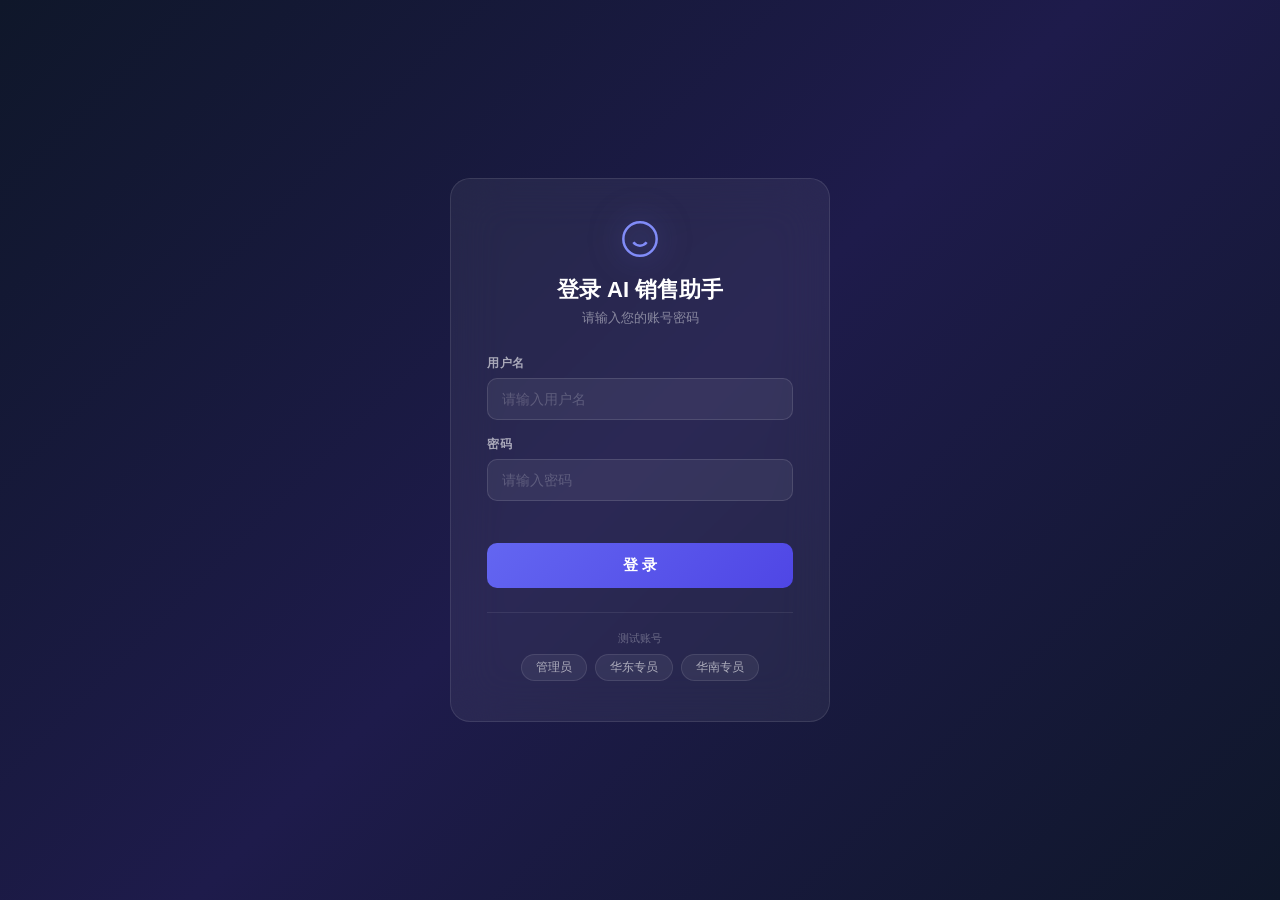
<file: frontend/index.html>
<!DOCTYPE html>
<html lang="zh-CN">
<head>
    <meta charset="UTF-8">
    <meta name="viewport" content="width=device-width, initial-scale=1.0">
    <title>AI 智能助手 · Sales Chat</title>
    <link rel="stylesheet" href="css/style.css">
</head>
<body>
    <!-- ========== 登录遮罩层 ========== -->
    <div class="login-overlay" id="loginOverlay">
        <div class="login-card">
            <div class="login-logo">
                <svg width="40" height="40" viewBox="0 0 24 24" fill="none" stroke="currentColor" stroke-width="1.5">
                    <circle cx="12" cy="12" r="10"/>
                    <path d="M8 14s1.5 2 4 2 4-2 4-2"/>
                    <line x1="9" y1="9" x2="9.01" y2="9"/>
                    <line x1="15" y1="9" x2="15.01" y2="9"/>
                </svg>
            </div>
            <h2>登录 AI 销售助手</h2>
            <p class="login-subtitle">请输入您的账号密码</p>
            <form class="login-form" onsubmit="handleLogin(event)">
                <div class="login-field">
                    <label>用户名</label>
                    <input type="text" id="loginUsername" placeholder="请输入用户名" required autocomplete="username">
                </div>
                <div class="login-field">
                    <label>密码</label>
                    <input type="password" id="loginPassword" placeholder="请输入密码" required autocomplete="current-password">
                </div>
                <p class="login-error" id="loginError"></p>
                <button type="submit" class="login-btn" id="loginBtn">登 录</button>
            </form>
            <div class="login-hint">
                <p>测试账号</p>
                <div class="login-accounts">
                    <span onclick="fillLogin('admin','admin123')">管理员</span>
                    <span onclick="fillLogin('east','east123')">华东专员</span>
                    <span onclick="fillLogin('south','south123')">华南专员</span>
                </div>
            </div>
        </div>
    </div>

    <div class="app-container">
        <!-- 侧边栏 -->
        <aside class="sidebar">
            <div class="sidebar-header">
                <div class="logo">
                    <svg width="28" height="28" viewBox="0 0 24 24" fill="none" stroke="currentColor" stroke-width="2">
                        <path d="M12 2L2 7l10 5 10-5-10-5z"/>
                        <path d="M2 17l10 5 10-5"/>
                        <path d="M2 12l10 5 10-5"/>
                    </svg>
                    <span>AI 助手</span>
                </div>
            </div>
            <button class="new-chat-btn" onclick="newChat()">
                <svg width="16" height="16" viewBox="0 0 24 24" fill="none" stroke="currentColor" stroke-width="2">
                    <line x1="12" y1="5" x2="12" y2="19"/>
                    <line x1="5" y1="12" x2="19" y2="12"/>
                </svg>
                新对话
            </button>

            <!-- 对话历史列表 -->
            <nav class="history-list" id="historyList">
                <p class="history-hint">暂无对话记录</p>
            </nav>

            <div class="sidebar-footer">
                <div class="user-info" id="userInfo">
                    <span class="user-avatar" id="userAvatar"></span>
                    <span class="user-name" id="userName"></span>
                </div>
                <button class="logout-btn" onclick="logout()" title="退出登录">
                    <svg width="14" height="14" viewBox="0 0 24 24" fill="none" stroke="currentColor" stroke-width="2">
                        <path d="M9 21H5a2 2 0 0 1-2-2V5a2 2 0 0 1 2-2h4"/>
                        <polyline points="16 17 21 12 16 7"/>
                        <line x1="21" y1="12" x2="9" y2="12"/>
                    </svg>
                </button>
            </div>
        </aside>

        <!-- 主聊天区域 -->
        <main class="chat-main">
            <!-- 顶部状态栏 -->
            <header class="chat-header">
                <h1>💬 AI 智能助手</h1>
                <span class="model-badge">Qwen-Plus</span>
            </header>

            <!-- 消息列表 -->
            <div class="chat-messages" id="chatMessages">
                <!-- 欢迎消息 -->
                <div class="welcome-card">
                    <div class="welcome-icon">
                        <svg width="48" height="48" viewBox="0 0 24 24" fill="none" stroke="currentColor" stroke-width="1.5">
                            <circle cx="12" cy="12" r="10"/>
                            <path d="M8 14s1.5 2 4 2 4-2 4-2"/>
                            <line x1="9" y1="9" x2="9.01" y2="9"/>
                            <line x1="15" y1="9" x2="15.01" y2="9"/>
                        </svg>
                    </div>
                    <h2>你好，我是你的 AI 助手</h2>
                    <p>基于 Qwen 大模型，可以查询销售数据、分析趋势，随时为你解答</p>
                    <div class="suggestions">
                        <button class="suggestion-chip" onclick="sendSuggestion('帮我查一下各区域的销售总额')">📊 各区域销售总额</button>
                        <button class="suggestion-chip" onclick="sendSuggestion('最近销售趋势怎么样？')">📈 最近销售趋势</button>
                        <button class="suggestion-chip" onclick="sendSuggestion('哪个产品类别利润最高？')">🏆 利润最高类别</button>
                        <button class="suggestion-chip" onclick="sendSuggestion('请用一句话介绍你自己')">💡 介绍一下你自己</button>
                    </div>
                </div>
            </div>

            <!-- 输入区域 -->
            <div class="chat-input-area">
                <div class="input-wrapper">
                    <textarea
                        id="messageInput"
                        placeholder="输入你的消息，按 Enter 发送..."
                        rows="1"
                        onkeydown="handleKeyDown(event)"
                    ></textarea>
                    <button class="send-btn" id="sendBtn" onclick="sendMessage()" title="发送消息">
                        <svg width="20" height="20" viewBox="0 0 24 24" fill="none" stroke="currentColor" stroke-width="2">
                            <line x1="22" y1="2" x2="11" y2="13"/>
                            <polygon points="22 2 15 22 11 13 2 9 22 2"/>
                        </svg>
                    </button>
                </div>
            </div>
        </main>
    </div>

    <script src="js/app.js"></script>
</body>
</html>
</file>
<file: frontend/css/style.css>
/* ============================================================
   AI 智能助手 — 现代化 UI 设计
   ============================================================ */

/* ---------- 全局 ---------- */
* { margin: 0; padding: 0; box-sizing: border-box; }

:root {
    --primary: #6366f1;
    --primary-light: #818cf8;
    --primary-dark: #4f46e5;
    --primary-glow: rgba(99,102,241,0.15);
    --accent: #a78bfa;
    --bg-body: #f0f2f8;
    --bg-chat: #fafbff;
    --bg-card: #ffffff;
    --bg-sidebar: linear-gradient(180deg, #1a1744 0%, #1e1b4b 40%, #221f5a 100%);
    --bg-bubble-user: linear-gradient(135deg, #6366f1 0%, #7c3aed 100%);
    --text-primary: #1e293b;
    --text-secondary: #64748b;
    --text-muted: #94a3b8;
    --text-sidebar: #c7d2fe;
    --text-sidebar-dim: rgba(199,210,254,0.5);
    --border: #e8ecf3;
    --shadow-sm: 0 1px 2px rgba(0,0,0,0.04);
    --shadow: 0 1px 3px rgba(0,0,0,0.06),0 1px 2px rgba(0,0,0,0.04);
    --shadow-md: 0 4px 12px rgba(0,0,0,0.06),0 1px 2px rgba(0,0,0,0.04);
    --shadow-xl: 0 20px 50px rgba(0,0,0,0.1);
    --radius-xs: 6px; --radius-sm: 10px; --radius: 14px;
    --radius-lg: 18px; --radius-xl: 24px;
    --transition-fast: 0.15s cubic-bezier(0.4,0,0.2,1);
    --transition: 0.25s cubic-bezier(0.4,0,0.2,1);
    --transition-slow: 0.4s cubic-bezier(0.4,0,0.2,1);
}

body {
    font-family: -apple-system,BlinkMacSystemFont,"Segoe UI",Roboto,
        "Helvetica Neue",Arial,"Noto Sans SC","PingFang SC","Microsoft YaHei",sans-serif;
    background: var(--bg-body);
    color: var(--text-primary);
    height: 100vh; overflow: hidden;
    -webkit-font-smoothing: antialiased;
}

/* ---------- 布局 ---------- */
.app-container {
    display: flex; height: 100vh;
    background:
        radial-gradient(ellipse 80% 60% at 80% 20%, rgba(99,102,241,0.04) 0%, transparent 50%),
        radial-gradient(ellipse 60% 50% at 20% 80%, rgba(167,139,250,0.04) 0%, transparent 50%);
}

/* ============================================================
   侧边栏
   ============================================================ */
.sidebar {
    width: 272px;
    background: var(--bg-sidebar);
    color: var(--text-sidebar);
    display: flex; flex-direction: column;
    flex-shrink: 0; position: relative; z-index: 10;
}

.sidebar::after {
    content: ''; position: absolute;
    top: 0; right: 0; bottom: 0; width: 1px;
    background: linear-gradient(180deg,
        rgba(255,255,255,0.12) 0%,
        rgba(255,255,255,0.04) 50%,
        transparent 100%);
}

.sidebar-header { padding: 22px 20px 16px; }

.logo {
    display: flex; align-items: center; gap: 10px;
    font-size: 17px; font-weight: 700; letter-spacing: -0.01em; color: #fff;
}

.logo svg {
    opacity: 0.85;
    filter: drop-shadow(0 0 8px rgba(129,140,248,0.4));
}

.new-chat-btn {
    display: flex; align-items: center; gap: 10px;
    margin: 4px 14px 8px; padding: 11px 16px;
    background: rgba(255,255,255,0.08);
    color: rgba(255,255,255,0.85);
    border: 1px solid rgba(255,255,255,0.1);
    border-radius: var(--radius-sm);
    cursor: pointer; font-size: 13.5px; font-weight: 500;
    transition: var(--transition);
    backdrop-filter: blur(8px);
}

.new-chat-btn:hover {
    background: rgba(255,255,255,0.14);
    border-color: rgba(255,255,255,0.2);
    color: #fff;
    transform: translateY(-0.5px);
    box-shadow: 0 4px 12px rgba(0,0,0,0.15);
}

.new-chat-btn:active {
    transform: translateY(0);
    transition: var(--transition-fast);
}

/* ---------- 历史列表 ---------- */
.history-list {
    flex: 1; overflow-y: auto;
    padding: 6px 10px; scroll-behavior: smooth;
}

.history-list::-webkit-scrollbar { width: 4px; }
.history-list::-webkit-scrollbar-track { background: transparent; }
.history-list::-webkit-scrollbar-thumb {
    background: rgba(255,255,255,0.1); border-radius: 2px;
}
.history-list::-webkit-scrollbar-thumb:hover {
    background: rgba(255,255,255,0.2);
}

.history-hint {
    text-align: center; font-size: 12px;
    color: var(--text-sidebar-dim);
    padding: 20px 0; letter-spacing: 0.02em;
}

.history-item {
    display: flex; align-items: center; gap: 10px;
    padding: 10px 14px; margin: 2px 0;
    border-radius: var(--radius-xs);
    cursor: pointer; font-size: 13px;
    color: var(--text-sidebar);
    transition: var(--transition-fast);
    white-space: nowrap; overflow: hidden;
    position: relative;
}

.history-item:hover {
    background: rgba(255,255,255,0.08); color: #fff;
}

.history-item.active {
    background: rgba(99,102,241,0.25); color: #fff; font-weight: 500;
}

.history-item.active::before {
    content: ''; position: absolute;
    left: 0; top: 6px; bottom: 6px; width: 3px;
    background: var(--primary-light); border-radius: 0 3px 3px 0;
}

.history-item-icon { flex-shrink: 0; width: 15px; height: 15px; opacity: 0.45; }
.history-item.active .history-item-icon { opacity: 0.8; }

.history-item-text { overflow: hidden; text-overflow: ellipsis; line-height: 1.4; }

.history-item-delete {
    flex-shrink: 0; margin-left: auto;
    width: 22px; height: 22px;
    border: none; background: none;
    color: inherit; opacity: 0;
    cursor: pointer; border-radius: 5px;
    font-size: 14px;
    display: flex; align-items: center; justify-content: center;
    transition: var(--transition-fast); line-height: 1;
}

.history-item:hover .history-item-delete { opacity: 0.5; }
.history-item-delete:hover {
    opacity: 1 !important;
    background: rgba(239,68,68,0.25); color: #fca5a5;
}

/* ---------- 侧边栏底部 ---------- */
.sidebar-footer {
    margin-top: auto; padding: 14px 20px;
    border-top: 1px solid rgba(255,255,255,0.06);
    font-size: 11px; color: rgba(255,255,255,0.25);
    letter-spacing: 0.03em;
}

/* ============================================================
   主聊天区
   ============================================================ */
.chat-main {
    flex: 1; display: flex; flex-direction: column;
    min-width: 0; background: var(--bg-chat);
}

/* ---------- 顶栏 (毛玻璃) ---------- */
.chat-header {
    display: flex; align-items: center; justify-content: space-between;
    padding: 14px 28px;
    background: rgba(255,255,255,0.7);
    backdrop-filter: blur(16px) saturate(180%);
    -webkit-backdrop-filter: blur(16px) saturate(180%);
    border-bottom: 1px solid var(--border); z-index: 5;
}

.chat-header h1 {
    font-size: 17px; font-weight: 650;
    letter-spacing: -0.01em; color: var(--text-primary);
}

.model-badge {
    padding: 5px 14px;
    background: linear-gradient(135deg, rgba(99,102,241,0.08), rgba(167,139,250,0.08));
    color: var(--primary);
    border: 1px solid rgba(99,102,241,0.15);
    border-radius: 20px;
    font-size: 12px; font-weight: 600; letter-spacing: 0.02em;
}

/* ---------- 消息区域 ---------- */
.chat-messages {
    flex: 1; overflow-y: auto;
    padding: 28px 20px;
    display: flex; flex-direction: column; gap: 8px;
    scroll-behavior: smooth;
}

.chat-messages::-webkit-scrollbar { width: 5px; }
.chat-messages::-webkit-scrollbar-track { background: transparent; }
.chat-messages::-webkit-scrollbar-thumb {
    background: #dde1ea; border-radius: 3px;
}
.chat-messages::-webkit-scrollbar-thumb:hover { background: #ccd2dd; }

/* ---------- 欢迎卡片 ---------- */
.welcome-card {
    text-align: center; padding: 60px 24px 40px;
    margin: auto; max-width: 500px;
}

.welcome-icon {
    color: var(--primary); margin-bottom: 20px;
    animation: welcomeFloat 4s ease-in-out infinite;
    filter: drop-shadow(0 8px 24px rgba(99,102,241,0.2));
}

@keyframes welcomeFloat {
    0%,100% { transform: translateY(0) scale(1); }
    50% { transform: translateY(-10px) scale(1.03); }
}

.welcome-card h2 {
    font-size: 26px; font-weight: 700; margin-bottom: 8px;
    background: linear-gradient(135deg, var(--primary-dark), var(--accent));
    -webkit-background-clip: text; background-clip: text;
    -webkit-text-fill-color: transparent;
}

.welcome-card > p {
    color: var(--text-secondary); font-size: 15px; margin-bottom: 32px;
}

.suggestions {
    display: flex; flex-wrap: wrap; gap: 10px; justify-content: center;
}

.suggestion-chip {
    padding: 10px 20px;
    background: var(--bg-card);
    border: 1px solid var(--border);
    border-radius: var(--radius-xl);
    cursor: pointer; font-size: 13.5px;
    color: var(--text-primary); font-weight: 450;
    transition: var(--transition);
    box-shadow: var(--shadow-sm);
}

.suggestion-chip:hover {
    background: linear-gradient(135deg, var(--primary), var(--primary-dark));
    color: #fff; border-color: transparent;
    transform: translateY(-2px);
    box-shadow: 0 6px 20px rgba(99,102,241,0.3);
}

.suggestion-chip:active {
    transform: translateY(0); transition: var(--transition-fast);
}

/* ---------- 消息气泡 ---------- */
.message {
    display: flex; gap: 14px; max-width: 78%;
    animation: msgSlideIn 0.35s cubic-bezier(0.16,1,0.3,1);
}

@keyframes msgSlideIn {
    from { opacity: 0; transform: translateY(14px) scale(0.98); }
    to { opacity: 1; transform: translateY(0) scale(1); }
}

.message.user { align-self: flex-end; flex-direction: row-reverse; }
.message.assistant { align-self: flex-start; }

.message-avatar {
    width: 34px; height: 34px;
    border-radius: var(--radius-sm);
    display: flex; align-items: center; justify-content: center;
    flex-shrink: 0; font-size: 16px; margin-top: 2px;
}

.message.user .message-avatar {
    background: linear-gradient(135deg, #6366f1, #7c3aed);
    box-shadow: 0 2px 8px rgba(99,102,241,0.3);
}
.message.assistant .message-avatar {
    background: linear-gradient(135deg, #eef2ff, #e0e7ff);
    box-shadow: 0 2px 8px rgba(99,102,241,0.12);
}

.message-content {
    padding: 14px 18px;
    border-radius: var(--radius-lg);
    line-height: 1.7; font-size: 14.5px;
    white-space: pre-wrap; word-break: break-word;
    position: relative;
}

.message.user .message-content {
    background: var(--bg-bubble-user); color: #fff;
    border-bottom-right-radius: var(--radius-xs);
    box-shadow: 0 2px 12px rgba(99,102,241,0.25);
}

.message.assistant .message-content {
    background: var(--bg-card); color: var(--text-primary);
    border: 1px solid var(--border);
    border-bottom-left-radius: var(--radius-xs);
    box-shadow: var(--shadow);
}

/* 连续消息间距 */
.message.assistant+.message.assistant,
.message.user+.message.user { margin-top: 2px; }
.message.assistant+.message.user,
.message.user+.message.assistant { margin-top: 14px; }

/* ---------- 打字指示器 ---------- */
.typing-indicator {
    display: flex; gap: 5px; padding: 6px 4px;
}

.typing-indicator span {
    width: 7px; height: 7px;
    background: var(--text-muted); border-radius: 50%;
    animation: typingBounce 1.4s ease-in-out infinite;
}
.typing-indicator span:nth-child(2) { animation-delay: 0.2s; }
.typing-indicator span:nth-child(3) { animation-delay: 0.4s; }

@keyframes typingBounce {
    0%,60%,100% { transform: translateY(0); opacity: 0.4; }
    30% { transform: translateY(-6px); opacity: 1; }
}

/* ---------- 富文本 ---------- */
.message-content code {
    padding: 2px 6px; background: rgba(0,0,0,0.06);
    border-radius: 4px; font-size: 0.9em;
    font-family: "SF Mono","Fira Code","Cascadia Code",monospace;
}
.message.user .message-content code {
    background: rgba(255,255,255,0.18);
}

/* ---------- 富文本：表格 ---------- */
.msg-table {
    width: 100%; border-collapse: collapse;
    margin: 8px 0; font-size: 13px;
    border-radius: 8px; overflow: hidden;
    border: 1px solid var(--border);
}

.msg-table td {
    padding: 8px 12px;
    border-bottom: 1px solid var(--border-light);
    background: rgba(255,255,255,0.5);
}

.msg-table tr:last-child td { border-bottom: none; }
.msg-table tr:nth-child(even) td { background: #f8fafc; }

.message.user .msg-table td {
    background: rgba(255,255,255,0.1); border-color: rgba(255,255,255,0.15);
}
.message.user .msg-table { border-color: rgba(255,255,255,0.2); }

/* ---------- 富文本：代码块 ---------- */
.code-block {
    margin: 8px 0; padding: 12px 14px;
    background: #1e293b; color: #e2e8f0;
    border-radius: 8px; font-size: 13px;
    overflow-x: auto; line-height: 1.6;
    font-family: "SF Mono","Fira Code","Cascadia Code",monospace;
}

.message.user .code-block {
    background: rgba(0,0,0,0.25);
}

/* ---------- 富文本：列表/标题 ---------- */
.message-content ul { padding-left: 18px; margin: 4px 0; }
.message-content li { margin: 2px 0; line-height: 1.6; }
.message-content h2,.message-content h3,.message-content h4 {
    margin: 8px 0 4px; font-weight: 650; line-height: 1.4;
}
.message-content h2 { font-size: 16px; }
.message-content h3 { font-size: 15px; }
.message-content h4 { font-size: 14px; }
.message-content hr { border: none; border-top: 1px solid var(--border); margin: 10px 0; }
.message-content strong { font-weight: 650; }

/* ============================================================
   输入区域
   ============================================================ */
.chat-input-area {
    padding: 12px 28px 16px;
    background: linear-gradient(180deg, transparent 0%, rgba(255,255,255,0.6) 30%);
}

.input-wrapper {
    display: flex; align-items: flex-end; gap: 10px;
    padding: 6px 6px 6px 18px;
    background: var(--bg-card);
    border: 1.5px solid var(--border);
    border-radius: var(--radius);
    transition: var(--transition);
    box-shadow: var(--shadow-sm);
}

.input-wrapper:focus-within {
    border-color: var(--primary-light);
    box-shadow: 0 0 0 3px var(--primary-glow), 0 2px 12px rgba(99,102,241,0.08);
}

.input-wrapper textarea {
    flex: 1; border: none; background: transparent;
    resize: none; outline: none;
    font-size: 14.5px; font-family: inherit;
    line-height: 1.6; max-height: 150px; padding: 10px 0;
    color: var(--text-primary);
}

.input-wrapper textarea::placeholder { color: var(--text-muted); }

.send-btn {
    width: 42px; height: 42px; border: none;
    background: linear-gradient(135deg, var(--primary), var(--primary-dark));
    color: #fff; border-radius: 50%;
    cursor: pointer;
    display: flex; align-items: center; justify-content: center;
    flex-shrink: 0; transition: var(--transition);
    box-shadow: 0 2px 8px rgba(99,102,241,0.3);
}

.send-btn:hover {
    transform: scale(1.06);
    box-shadow: 0 4px 16px rgba(99,102,241,0.4);
}

.send-btn:hover svg { transform: rotate(-10deg); }

.send-btn:active {
    transform: scale(0.96); transition: var(--transition-fast);
}

.send-btn:disabled {
    background: #dde1ea; box-shadow: none;
    cursor: not-allowed; transform: none;
}

.input-hint {
    text-align: center; font-size: 11px;
    color: var(--text-muted); margin-top: 10px;
    letter-spacing: 0.01em;
}

.input-hint code {
    padding: 2px 7px; background: #f1f5f9;
    border-radius: 4px; font-size: 10.5px; color: var(--primary);
    font-family: "SF Mono","Fira Code","Cascadia Code",monospace;
}

/* ============================================================
   响应式
   ============================================================ */
@media (max-width: 768px) {
    .sidebar { display: none; }
    .message { max-width: 92%; }
    .chat-header { padding: 12px 18px; }
    .chat-header h1 { font-size: 15px; }
    .chat-messages { padding: 20px 14px; }
    .chat-input-area { padding: 10px 14px 14px; }
    .welcome-card h2 { font-size: 22px; }
    .suggestion-chip { font-size: 12.5px; padding: 8px 16px; }
}

/* ============================================================
   登录遮罩
   ============================================================ */
.login-overlay {
    position: fixed; inset: 0; z-index: 1000;
    display: flex; align-items: center; justify-content: center;
    background: linear-gradient(135deg, #0f172a 0%, #1e1b4b 50%, #0f172a 100%);
    transition: opacity 0.4s, visibility 0.4s;
}

.login-overlay.hidden {
    opacity: 0; visibility: hidden; pointer-events: none;
}

.login-card {
    background: rgba(255,255,255,0.06);
    backdrop-filter: blur(24px);
    -webkit-backdrop-filter: blur(24px);
    border: 1px solid rgba(255,255,255,0.1);
    border-radius: 20px;
    padding: 40px 36px;
    width: 380px; max-width: 90vw;
    text-align: center;
    animation: loginSlideIn 0.5s cubic-bezier(0.16,1,0.3,1);
}

@keyframes loginSlideIn {
    from { opacity: 0; transform: translateY(20px) scale(0.96); }
    to { opacity: 1; transform: translateY(0) scale(1); }
}

.login-logo {
    color: var(--primary-light);
    margin-bottom: 12px;
    filter: drop-shadow(0 0 16px rgba(129,140,248,0.5));
}

.login-card h2 {
    color: #fff; font-size: 22px; font-weight: 700;
    margin-bottom: 4px;
}

.login-subtitle {
    color: rgba(255,255,255,0.45);
    font-size: 13px; margin-bottom: 28px;
}

.login-form { text-align: left; }

.login-field {
    margin-bottom: 16px;
}

.login-field label {
    display: block; font-size: 12px; font-weight: 600;
    color: rgba(255,255,255,0.6);
    margin-bottom: 6px; text-transform: uppercase;
    letter-spacing: 0.05em;
}

.login-field input {
    width: 100%;
    padding: 12px 14px;
    background: rgba(255,255,255,0.06);
    border: 1px solid rgba(255,255,255,0.12);
    border-radius: 10px;
    color: #fff; font-size: 14px;
    outline: none; transition: var(--transition);
    font-family: inherit;
}

.login-field input:focus {
    border-color: var(--primary-light);
    box-shadow: 0 0 0 3px rgba(99,102,241,0.2);
    background: rgba(255,255,255,0.1);
}

.login-field input::placeholder {
    color: rgba(255,255,255,0.2);
}

.login-error {
    color: #f87171; font-size: 12px;
    min-height: 18px; margin-bottom: 4px;
}

.login-btn {
    width: 100%;
    padding: 13px;
    background: linear-gradient(135deg, var(--primary), var(--primary-dark));
    color: #fff; border: none;
    border-radius: 10px;
    font-size: 15px; font-weight: 600;
    cursor: pointer; transition: var(--transition);
    margin-top: 4px;
}

.login-btn:hover {
    transform: translateY(-1px);
    box-shadow: 0 6px 20px rgba(99,102,241,0.4);
}

.login-btn:disabled {
    opacity: 0.5; cursor: not-allowed; transform: none;
}

.login-hint {
    margin-top: 24px;
    padding-top: 18px;
    border-top: 1px solid rgba(255,255,255,0.08);
}

.login-hint p {
    font-size: 11px; color: rgba(255,255,255,0.3);
    margin-bottom: 8px;
}

.login-accounts {
    display: flex; gap: 8px; justify-content: center;
    flex-wrap: wrap;
}

.login-accounts span {
    padding: 4px 14px;
    background: rgba(255,255,255,0.06);
    border: 1px solid rgba(255,255,255,0.1);
    border-radius: 20px;
    font-size: 12px; color: rgba(255,255,255,0.6);
    cursor: pointer; transition: var(--transition-fast);
}

.login-accounts span:hover {
    background: rgba(99,102,241,0.25);
    color: #fff; border-color: rgba(99,102,241,0.4);
}

/* ============================================================
   侧边栏用户区
   ============================================================ */
.user-info {
    display: flex; align-items: center; gap: 8px;
    margin-bottom: 8px;
}

.user-avatar {
    width: 28px; height: 28px;
    background: linear-gradient(135deg, var(--primary), var(--accent));
    border-radius: 50%;
    display: flex; align-items: center; justify-content: center;
    font-size: 13px; color: #fff;
    flex-shrink: 0;
}

.user-name {
    font-size: 12px; color: rgba(255,255,255,0.7);
    overflow: hidden; text-overflow: ellipsis; white-space: nowrap;
}

.logout-btn {
    display: flex; align-items: center; gap: 6px;
    width: 100%; padding: 6px 0;
    background: none; border: none;
    color: rgba(255,255,255,0.3);
    cursor: pointer; font-size: 11px;
    transition: var(--transition-fast);
}

.logout-btn:hover {
    color: #f87171;
}
</file>
